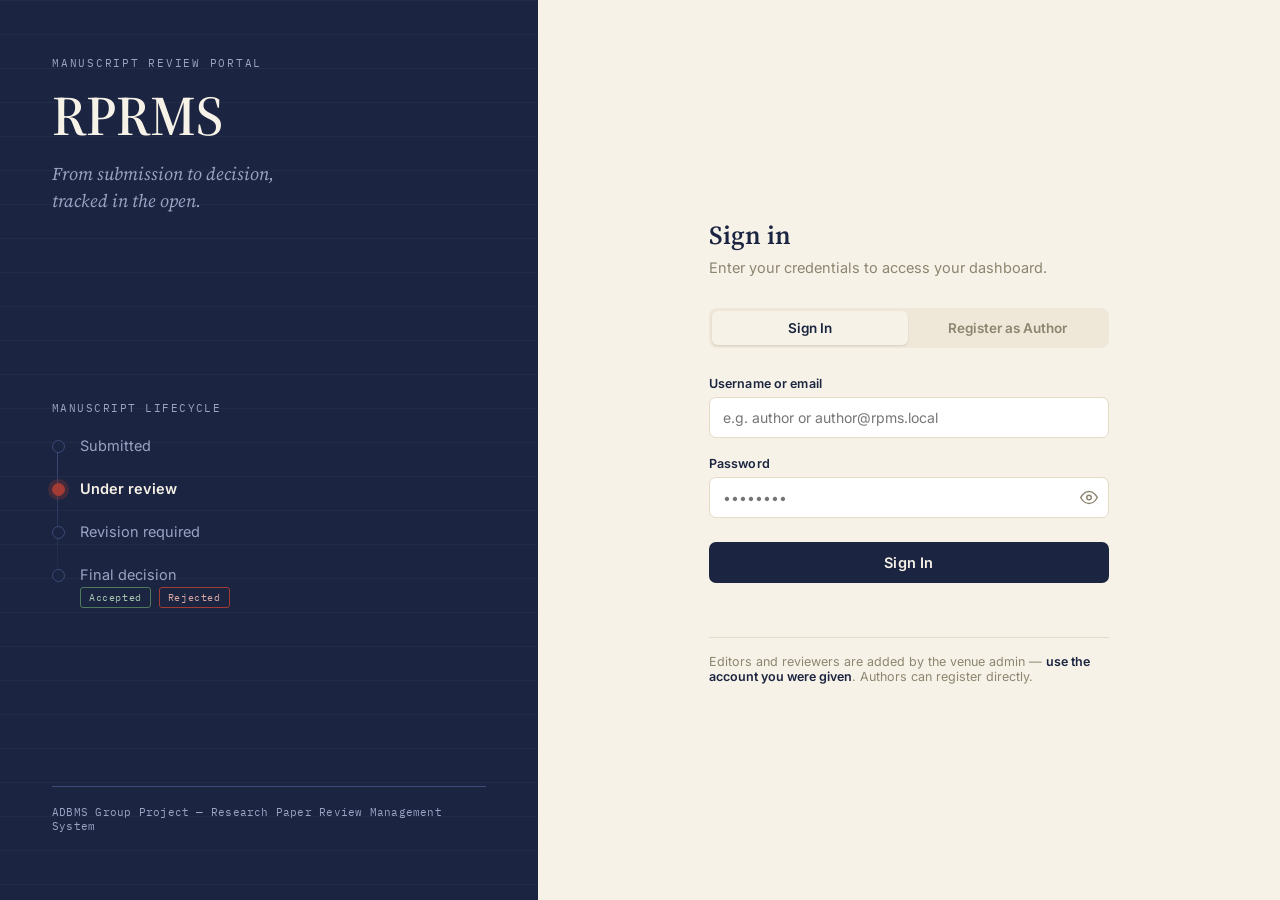
<file: index.html>
<!DOCTYPE html>
<html lang="en">
<head>
<meta charset="UTF-8">
<meta name="viewport" content="width=device-width, initial-scale=1">
<title>RPRMS — Research Paper Review Management System</title>
<link rel="preconnect" href="https://fonts.googleapis.com">
<link href="https://fonts.googleapis.com/css2?family=Source+Serif+4:opsz,wght@8..60,500;8..60,600&family=Inter:wght@400;500;600&family=IBM+Plex+Mono:wght@400;500&display=swap" rel="stylesheet">
<link rel="stylesheet" href="css/style.css">
</head>
<body>

<div class="shell">

  <!-- Left: masthead + status ladder -->
  <aside class="masthead">
    <div class="brand">
      <p class="brand-eyebrow">Manuscript Review Portal</p>
      <h1 class="brand-word">RPRMS</h1>
      <p class="brand-tagline">From submission to decision, tracked in the open.</p>
    </div>

    <div class="ladder">
      <p class="ladder-title">Manuscript lifecycle</p>
      <div class="ladder-track">
        <div class="ladder-step">Submitted</div>
        <div class="ladder-step is-current">Under review</div>
        <div class="ladder-step">Revision required</div>
        <div class="ladder-step">
          Final decision
          <div class="ladder-branch">
            <span class="ladder-tag accept">Accepted</span>
            <span class="ladder-tag reject">Rejected</span>
          </div>
        </div>
      </div>
    </div>

    <p class="masthead-foot">ADBMS Group Project — Research Paper Review Management System</p>
  </aside>

  <!-- Right: login / register -->
  <main class="form-panel">
    <div class="form-card">

      <div class="form-head">
        <h1 id="formTitle">Sign in</h1>
        <p id="formSub">Enter your credentials to access your dashboard.</p>
      </div>

      <div class="tabs">
        <button class="tab-btn active" data-tab="login">Sign In</button>
        <button class="tab-btn" data-tab="register">Register as Author</button>
      </div>

      <!-- Sign in -->
      <div class="pane active" id="pane-login">
        <!-- Error / Success Alert Box -->
        <div class="auth-alert" id="loginAlert" role="alert" style="display: none;"></div>

        <form id="loginForm" method="post">
          <div class="field">
            <label for="loginUser">Username or email</label>
            <input id="loginUser" name="username" type="text" autocomplete="username" placeholder="e.g. author or author@rpms.local" required>
          </div>
          <div class="field">
            <label for="loginPass">Password</label>
            <div class="input-eye-wrap">
              <input id="loginPass" name="password" type="password" autocomplete="current-password" placeholder="••••••••" required>
              <button type="button" class="eye-btn" onclick="togglePasswordVisibility('loginPass', this)" aria-label="Toggle password">
                <!-- eye-open -->
                <svg class="eye-open" xmlns="http://www.w3.org/2000/svg" width="18" height="18" viewBox="0 0 24 24" fill="none" stroke="currentColor" stroke-width="2" stroke-linecap="round" stroke-linejoin="round">
                  <path d="M1 12s4-8 11-8 11 8 11 8-4 8-11 8-11-8-11-8z"></path>
                  <circle cx="12" cy="12" r="3"></circle>
                </svg>
                <!-- eye-closed (hidden by default) -->
                <svg class="eye-closed" xmlns="http://www.w3.org/2000/svg" width="18" height="18" viewBox="0 0 24 24" fill="none" stroke="currentColor" stroke-width="2" stroke-linecap="round" stroke-linejoin="round" style="display:none">
                  <path d="M17.94 17.94A10.07 10.07 0 0 1 12 20c-7 0-11-8-11-8a18.45 18.45 0 0 1 5.06-5.94M9.9 4.24A9.12 9.12 0 0 1 12 4c7 0 11 8 11 8a18.5 18.5 0 0 1-2.16 3.19m-6.72-1.07a3 3 0 1 1-4.24-4.24"></path>
                  <line x1="1" y1="1" x2="23" y2="23"></line>
                </svg>
              </button>
            </div>
          </div>
          <button class="btn-primary" type="submit" id="loginSubmitBtn">Sign In</button>
          <div class="form-msg" id="loginMsg"></div>
        </form>
        <div class="form-foot">
          Editors and reviewers are added by the venue admin — <strong>use the account you were given</strong>. Authors can register directly.
        </div>
      </div>

      <!-- Register (Author) -->
      <div class="pane" id="pane-register">
        <!-- Error / Success Alert Box -->
        <div class="auth-alert" id="registerAlert" role="alert" style="display: none;"></div>

        <form id="registerForm" method="post">
          <div class="field">
            <label for="regName">Full name</label>
            <input id="regName" name="name" type="text" required>
          </div>
          <div class="field">
            <label for="regEmail">Email</label>
            <input id="regEmail" name="email" type="email" required>
          </div>
          <div class="field">
            <label for="regAffil">Affiliation</label>
            <input id="regAffil" name="affiliation" type="text" placeholder="University or institution">
          </div>
          <div class="field">
            <label for="regUser">Username</label>
            <input id="regUser" name="username" type="text" autocomplete="username" required>
          </div>
          <div class="field-row">
            <div class="field">
              <label for="regPass">Password</label>
              <div class="input-eye-wrap">
                <input id="regPass" name="password" type="password" autocomplete="new-password" required>
                <button type="button" class="eye-btn" onclick="togglePasswordVisibility('regPass', this)" aria-label="Toggle password">
                  <svg class="eye-open" xmlns="http://www.w3.org/2000/svg" width="18" height="18" viewBox="0 0 24 24" fill="none" stroke="currentColor" stroke-width="2" stroke-linecap="round" stroke-linejoin="round">
                    <path d="M1 12s4-8 11-8 11 8 11 8-4 8-11 8-11-8-11-8z"></path>
                    <circle cx="12" cy="12" r="3"></circle>
                  </svg>
                  <svg class="eye-closed" xmlns="http://www.w3.org/2000/svg" width="18" height="18" viewBox="0 0 24 24" fill="none" stroke="currentColor" stroke-width="2" stroke-linecap="round" stroke-linejoin="round" style="display:none">
                    <path d="M17.94 17.94A10.07 10.07 0 0 1 12 20c-7 0-11-8-11-8a18.45 18.45 0 0 1 5.06-5.94M9.9 4.24A9.12 9.12 0 0 1 12 4c7 0 11 8 11 8a18.5 18.5 0 0 1-2.16 3.19m-6.72-1.07a3 3 0 1 1-4.24-4.24"></path>
                    <line x1="1" y1="1" x2="23" y2="23"></line>
                  </svg>
                </button>
              </div>
              <!-- Password strength meter -->
              <div class="strength-meter" id="passStrengthMeter" style="margin-top: 6px; display: none;">
                <div style="height: 4px; background: #e0e0e0; border-radius: 2px; overflow: hidden;">
                  <div id="strengthBar" style="height: 100%; width: 0%; transition: all 0.3s; background: red;"></div>
                </div>
                <div id="strengthLabel" style="font-size: 11px; margin-top: 3px; font-weight: 500; color: var(--muted);"></div>
              </div>
            </div>
            <div class="field">
              <label for="regPass2">Confirm password</label>
              <div class="input-eye-wrap">
                <input id="regPass2" name="password2" type="password" autocomplete="new-password" required>
                <button type="button" class="eye-btn" onclick="togglePasswordVisibility('regPass2', this)" aria-label="Toggle password">
                  <svg class="eye-open" xmlns="http://www.w3.org/2000/svg" width="18" height="18" viewBox="0 0 24 24" fill="none" stroke="currentColor" stroke-width="2" stroke-linecap="round" stroke-linejoin="round">
                    <path d="M1 12s4-8 11-8 11 8 11 8-4 8-11 8-11-8-11-8z"></path>
                    <circle cx="12" cy="12" r="3"></circle>
                  </svg>
                  <svg class="eye-closed" xmlns="http://www.w3.org/2000/svg" width="18" height="18" viewBox="0 0 24 24" fill="none" stroke="currentColor" stroke-width="2" stroke-linecap="round" stroke-linejoin="round" style="display:none">
                    <path d="M17.94 17.94A10.07 10.07 0 0 1 12 20c-7 0-11-8-11-8a18.45 18.45 0 0 1 5.06-5.94M9.9 4.24A9.12 9.12 0 0 1 12 4c7 0 11 8 11 8a18.5 18.5 0 0 1-2.16 3.19m-6.72-1.07a3 3 0 1 1-4.24-4.24"></path>
                    <line x1="1" y1="1" x2="23" y2="23"></line>
                  </svg>
                </button>
              </div>
              <div id="passMatchLabel" style="font-size: 11px; margin-top: 3px; font-weight: 500;"></div>
            </div>
          </div>
          <button class="btn-primary" type="submit">Create Author Account</button>
          <div class="form-msg" id="registerMsg"></div>
        </form>
      </div>

    </div>
  </main>

</div>

<script src="js/auth.js"></script>
</body>
</html>
</file>
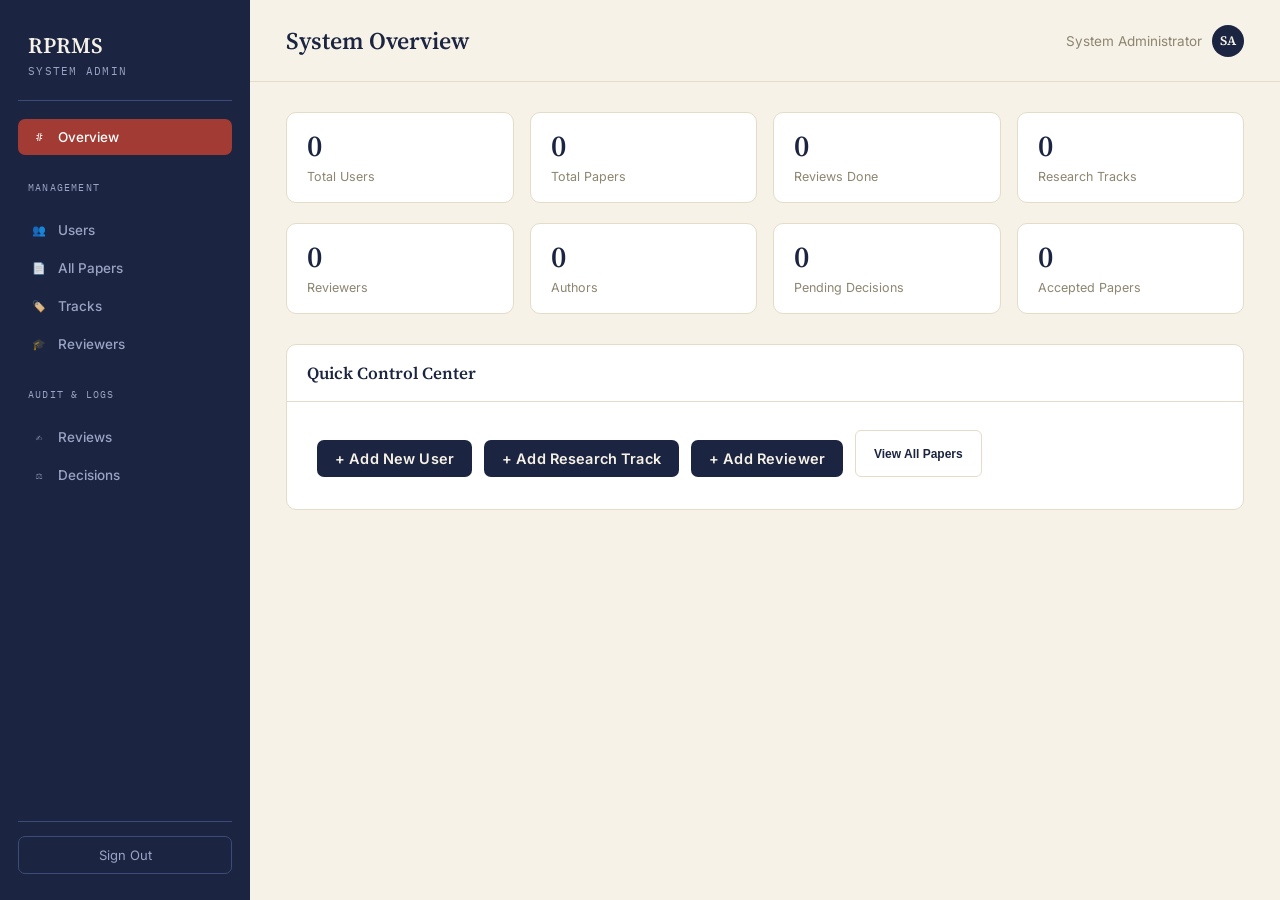
<file: admin.html>
<!DOCTYPE html>
<html lang="en">
<head>
<meta charset="UTF-8">
<meta name="viewport" content="width=device-width, initial-scale=1">
<title>Admin Portal — RPRMS</title>
<link rel="preconnect" href="https://fonts.googleapis.com">
<link href="https://fonts.googleapis.com/css2?family=Source+Serif+4:opsz,wght@8..60,500;8..60,600&family=Inter:wght@400;500;600&family=IBM+Plex+Mono:wght@400;500&display=swap" rel="stylesheet">
<link rel="stylesheet" href="css/style.css">
</head>
<body data-role="admin">

<div class="dash-shell">

  <!-- Sidebar -->
  <aside class="sidebar">
    <div class="sb-brand">
      <p class="sb-brand-word">RPRMS</p>
      <p class="sb-brand-role">System Admin</p>
    </div>

    <nav class="sb-nav">
      <button class="sb-link active" data-page="overview" data-title="System Overview"><span class="sb-icon">#</span>Overview</button>
      <p class="sb-section-label">Management</p>
      <button class="sb-link" data-page="users" data-title="User Accounts"><span class="sb-icon">👥</span>Users</button>
      <button class="sb-link" data-page="papers" data-title="Manage Papers"><span class="sb-icon">📄</span>All Papers</button>
      <button class="sb-link" data-page="tracks" data-title="Manage Tracks"><span class="sb-icon">🏷️</span>Tracks</button>
      <button class="sb-link" data-page="reviewers" data-title="Reviewer Pool"><span class="sb-icon">🎓</span>Reviewers</button>
      <p class="sb-section-label">Audit & Logs</p>
      <button class="sb-link" data-page="reviews" data-title="All Reviews"><span class="sb-icon">✍️</span>Reviews</button>
      <button class="sb-link" data-page="decisions" data-title="Final Decisions"><span class="sb-icon">⚖️</span>Decisions</button>
    </nav>

    <div class="sb-foot">
      <button class="sb-signout">Sign Out</button>
    </div>
  </aside>

  <!-- Main -->
  <main class="dash-main">
    <div class="topbar">
      <h1 id="pageTitle">System Overview</h1>
      <div class="topbar-user">
        <span>System Administrator</span>
        <div class="avatar">SA</div>
      </div>
    </div>

    <div class="dash-content">

      <!-- ================= OVERVIEW PAGE ================= -->
      <section class="dash-page active" id="page-overview">
        <div class="stat-grid">
          <div class="stat-card">
            <div class="stat-num" id="statUsers">0</div>
            <div class="stat-label">Total Users</div>
          </div>
          <div class="stat-card">
            <div class="stat-num" id="statPapers">0</div>
            <div class="stat-label">Total Papers</div>
          </div>
          <div class="stat-card">
            <div class="stat-num" id="statReviews">0</div>
            <div class="stat-label">Reviews Done</div>
          </div>
          <div class="stat-card">
            <div class="stat-num" id="statTracks">0</div>
            <div class="stat-label">Research Tracks</div>
          </div>
        </div>

        <div class="stat-grid" style="margin-top: -10px;">
          <div class="stat-card">
            <div class="stat-num" id="statReviewers">0</div>
            <div class="stat-label">Reviewers</div>
          </div>
          <div class="stat-card">
            <div class="stat-num" id="statAuthors">0</div>
            <div class="stat-label">Authors</div>
          </div>
          <div class="stat-card">
            <div class="stat-num" id="statPendingDecisions">0</div>
            <div class="stat-label">Pending Decisions</div>
          </div>
          <div class="stat-card">
            <div class="stat-num" id="statAcceptedPapers">0</div>
            <div class="stat-label">Accepted Papers</div>
          </div>
        </div>

        <!-- Quick actions -->
        <div class="panel">
          <div class="panel-head">
            <h2>Quick Control Center</h2>
          </div>
          <div class="panel-body">
            <div style="display: flex; gap: 12px; flex-wrap: wrap;">
              <button class="btn-primary" style="width: auto; padding: 10px 18px;" data-goto="users">+ Add New User</button>
              <button class="btn-primary" style="width: auto; padding: 10px 18px;" data-goto="tracks">+ Add Research Track</button>
              <button class="btn-primary" style="width: auto; padding: 10px 18px;" data-goto="reviewers">+ Add Reviewer</button>
              <button class="btn-ghost" style="width: auto; padding: 10px 18px;" data-goto="papers">View All Papers</button>
            </div>
          </div>
        </div>
      </section>

      <!-- ================= USERS PAGE ================= -->
      <section class="dash-page" id="page-users">
        <!-- Create user form -->
        <div class="panel">
          <div class="panel-head">
            <h2>Create New User Account</h2>
          </div>
          <div class="panel-body">
            <form id="createUserForm">
              <div class="field-row">
                <div class="field">
                  <label for="uFullName">Full Name *</label>
                  <input id="uFullName" name="full_name" type="text" placeholder="e.g. Dr. Alex Morgan" required>
                </div>
                <div class="field">
                  <label for="uEmail">Email Address *</label>
                  <input id="uEmail" name="email" type="email" placeholder="e.g. alex@university.edu" required>
                </div>
              </div>

              <div class="field-row">
                <div class="field">
                  <label for="uUsername">Username *</label>
                  <input id="uUsername" name="username" type="text" placeholder="e.g. amorgan" required>
                </div>
                <div class="field">
                  <label for="uPassword">Password *</label>
                  <input id="uPassword" name="password" type="text" placeholder="e.g. password123" required>
                </div>
              </div>

              <div class="field">
                <label for="uRole">Account Role *</label>
                <select id="uRole" name="role" required>
                  <option value="author">Author (Submits papers)</option>
                  <option value="reviewer">Reviewer (Evaluates manuscripts)</option>
                  <option value="editor">Editor (Assigns reviewers & makes decisions)</option>
                  <option value="admin">Admin (Full system control)</option>
                </select>
              </div>

              <button class="btn-primary" style="width: auto; padding: 11px 24px;" type="submit">Create User Account</button>
              <div class="form-msg" id="createUserMsg"></div>
            </form>
          </div>
        </div>

        <!-- Users Table -->
        <div class="panel">
          <div class="panel-head">
            <h2>Registered Users (<span id="userCount">0</span>)</h2>
            <button class="btn-ghost" id="refreshUsersBtn">Refresh</button>
          </div>
          <table class="data-table">
            <thead>
              <tr>
                <th>ID</th>
                <th>Username</th>
                <th>Full Name</th>
                <th>Email</th>
                <th>Role</th>
                <th>Role ID</th>
                <th>Created</th>
                <th>Action</th>
              </tr>
            </thead>
            <tbody id="usersTableBody">
              <tr><td colspan="8">Loading users...</td></tr>
            </tbody>
          </table>
        </div>
      </section>

      <!-- ================= PAPERS PAGE ================= -->
      <section class="dash-page" id="page-papers">
        <div class="panel">
          <div class="panel-head">
            <h2>All Submitted Papers (<span id="paperCount">0</span>)</h2>
            <button class="btn-ghost" id="refreshPapersBtn">Refresh</button>
          </div>
          <table class="data-table">
            <thead>
              <tr>
                <th>ID</th>
                <th>Title</th>
                <th>Author</th>
                <th>Track</th>
                <th>Pages</th>
                <th>Status</th>
                <th>Assigned Reviews</th>
                <th>Change Status</th>
                <th>Action</th>
              </tr>
            </thead>
            <tbody id="adminPapersTableBody">
              <tr><td colspan="9">Loading papers...</td></tr>
            </tbody>
          </table>
        </div>
      </section>

      <!-- ================= TRACKS PAGE ================= -->
      <section class="dash-page" id="page-tracks">
        <div class="panel">
          <div class="panel-head">
            <h2>Add Research Track</h2>
          </div>
          <div class="panel-body">
            <form id="createTrackForm">
              <div class="field-row" style="align-items: flex-end;">
                <div class="field" style="margin-bottom: 0;">
                  <label for="trackName">Track Name *</label>
                  <input id="trackName" name="track_name" type="text" placeholder="e.g. Quantum Computing" required>
                </div>
                <button class="btn-primary" style="width: auto; padding: 11px 24px; height: 43px;" type="submit">Add Track</button>
              </div>
              <div class="form-msg" id="createTrackMsg"></div>
            </form>
          </div>
        </div>

        <div class="panel">
          <div class="panel-head">
            <h2>Existing Tracks</h2>
            <button class="btn-ghost" id="refreshTracksBtn">Refresh</button>
          </div>
          <table class="data-table">
            <thead>
              <tr>
                <th>Track ID</th>
                <th>Track Name</th>
                <th>Papers in Track</th>
                <th>Action</th>
              </tr>
            </thead>
            <tbody id="tracksTableBody">
              <tr><td colspan="4">Loading tracks...</td></tr>
            </tbody>
          </table>
        </div>
      </section>

      <!-- ================= REVIEWERS PAGE ================= -->
      <section class="dash-page" id="page-reviewers">
        <div class="panel">
          <div class="panel-head">
            <h2>Add Reviewer to Pool</h2>
          </div>
          <div class="panel-body">
            <form id="createReviewerForm">
              <div class="field-row">
                <div class="field">
                  <label for="revName">Reviewer Name *</label>
                  <input id="revName" name="name" type="text" placeholder="e.g. Prof. Alan Turing" required>
                </div>
                <div class="field">
                  <label for="revEmail">Email *</label>
                  <input id="revEmail" name="email" type="email" placeholder="e.g. turing@cambridge.edu" required>
                </div>
              </div>
              <div class="field">
                <label for="revExp">Expertise / Domain *</label>
                <input id="revExp" name="expertise" type="text" placeholder="e.g. Cryptography, Distributed Systems, AI" required>
              </div>
              <button class="btn-primary" style="width: auto; padding: 11px 24px;" type="submit">Add Reviewer</button>
              <div class="form-msg" id="createReviewerMsg"></div>
            </form>
          </div>
        </div>

        <div class="panel">
          <div class="panel-head">
            <h2>Reviewer Directory</h2>
            <button class="btn-ghost" id="refreshReviewersBtn">Refresh</button>
          </div>
          <table class="data-table">
            <thead>
              <tr>
                <th>ID</th>
                <th>Name</th>
                <th>Email</th>
                <th>Expertise</th>
                <th>Active Assignments</th>
                <th>Action</th>
              </tr>
            </thead>
            <tbody id="adminReviewersTableBody">
              <tr><td colspan="6">Loading reviewers...</td></tr>
            </tbody>
          </table>
        </div>
      </section>

      <!-- ================= REVIEWS PAGE ================= -->
      <section class="dash-page" id="page-reviews">
        <div class="panel">
          <div class="panel-head">
            <h2>Submitted Manuscript Reviews</h2>
            <button class="btn-ghost" id="refreshReviewsBtn">Refresh</button>
          </div>
          <table class="data-table">
            <thead>
              <tr>
                <th>Review ID</th>
                <th>Paper</th>
                <th>Reviewer</th>
                <th>Score</th>
                <th>Recommendation</th>
                <th>Comments</th>
                <th>Date</th>
              </tr>
            </thead>
            <tbody id="adminReviewsTableBody">
              <tr><td colspan="7">Loading reviews...</td></tr>
            </tbody>
          </table>
        </div>
      </section>

      <!-- ================= DECISIONS PAGE ================= -->
      <section class="dash-page" id="page-decisions">
        <div class="panel">
          <div class="panel-head">
            <h2>Final Editorial Decisions</h2>
            <button class="btn-ghost" id="refreshDecisionsBtn">Refresh</button>
          </div>
          <table class="data-table">
            <thead>
              <tr>
                <th>Decision ID</th>
                <th>Paper</th>
                <th>Final Status</th>
                <th>Decision Date</th>
                <th>Remarks</th>
                <th>Editor ID</th>
              </tr>
            </thead>
            <tbody id="adminDecisionsTableBody">
              <tr><td colspan="6">Loading decisions...</td></tr>
            </tbody>
          </table>
        </div>
      </section>

    </div>
  </main>

</div>

<script src="js/dashboard.js"></script>
<script src="js/admin.js"></script>
</body>
</html>
</file>
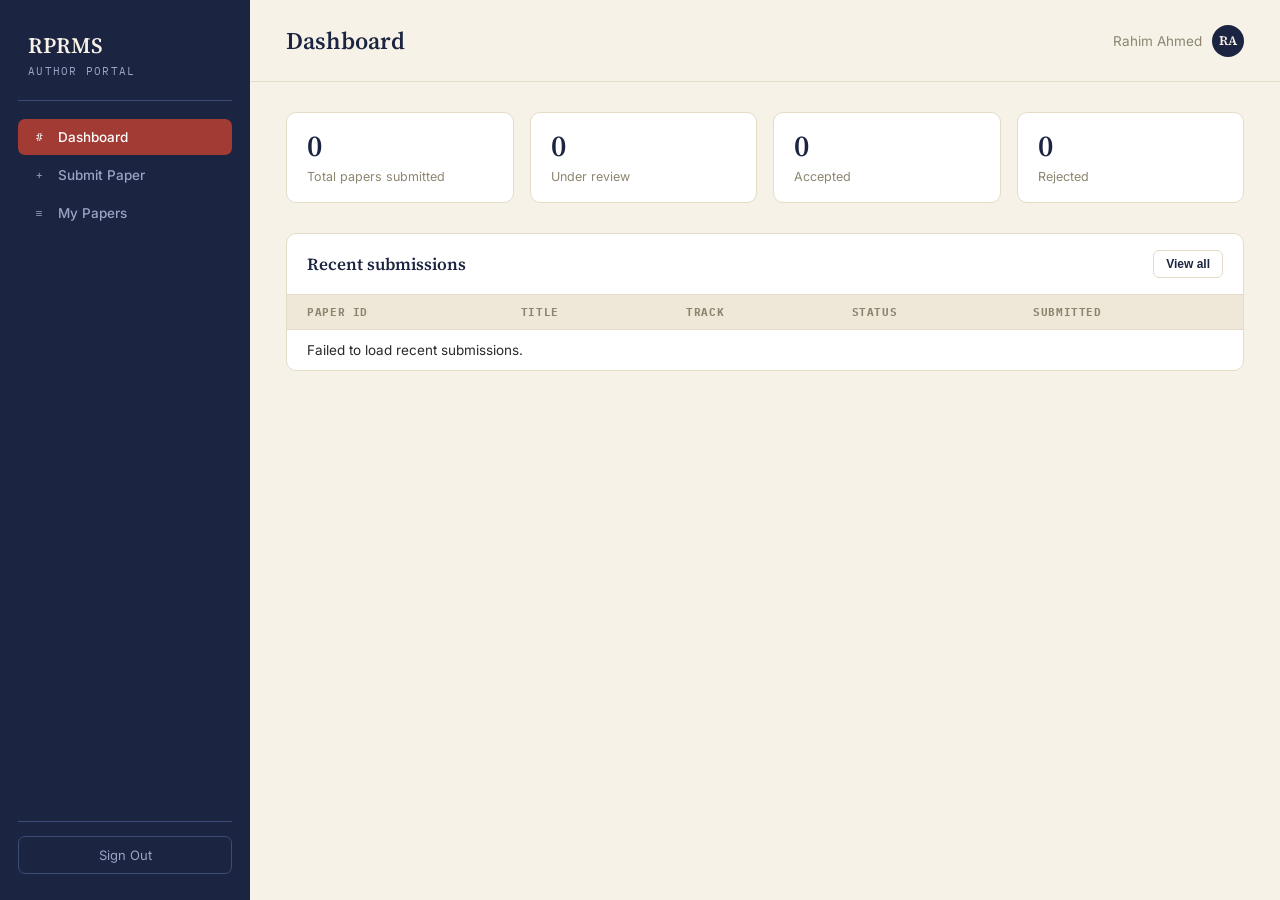
<file: author.html>
<!DOCTYPE html>
<html lang="en">
<head>
<meta charset="UTF-8">
<meta name="viewport" content="width=device-width, initial-scale=1">
<title>Author Dashboard — RPRMS</title>

<link rel="preconnect" href="https://fonts.googleapis.com">
<link href="https://fonts.googleapis.com/css2?family=Source+Serif+4:opsz,wght@8..60,500;8..60,600&family=Inter:wght@400;500;600&family=IBM+Plex+Mono:wght@400;500&display=swap" rel="stylesheet">

<link rel="stylesheet" href="css/style.css">
</head>

<body data-role="author">

<div class="dash-shell">

  <!-- Sidebar -->
  <aside class="sidebar">

    <div class="sb-brand">
      <p class="sb-brand-word">RPRMS</p>
      <p class="sb-brand-role">Author Portal</p>
    </div>

    <nav class="sb-nav">

      <button class="sb-link active"
              data-page="dashboard"
              data-title="Dashboard">
        <span class="sb-icon">#</span>Dashboard
      </button>

      <button class="sb-link"
              data-page="submit"
              data-title="Submit Paper">
        <span class="sb-icon">+</span>Submit Paper
      </button>

      <button class="sb-link"
              data-page="papers"
              data-title="My Papers">
        <span class="sb-icon">≡</span>My Papers
      </button>

    </nav>

    <div class="sb-foot">
      <button class="sb-signout">Sign Out</button>
    </div>

  </aside>


  <!-- Main -->
  <main class="dash-main">

    <div class="topbar">

      <h1 id="pageTitle">Dashboard</h1>

      <div class="topbar-user">
        <span>Rahim Ahmed</span>
        <div class="avatar">RA</div>
      </div>

    </div>


    <div class="dash-content">


      <!-- ================= DASHBOARD ================= -->

      <section class="dash-page active" id="page-dashboard">

        <div class="stat-grid">

          <div class="stat-card">
            <div class="stat-num" id="totalPapers">0</div>
            <div class="stat-label">Total papers submitted</div>
          </div>

          <div class="stat-card">
            <div class="stat-num" id="underReviewPapers">0</div>
            <div class="stat-label">Under review</div>
          </div>

          <div class="stat-card">
            <div class="stat-num" id="acceptedPapers">0</div>
            <div class="stat-label">Accepted</div>
          </div>

          <div class="stat-card">
            <div class="stat-num" id="rejectedPapers">0</div>
            <div class="stat-label">Rejected</div>
          </div>

        </div>


        <div class="panel">

          <div class="panel-head">

            <h2>Recent submissions</h2>

            <button class="btn-ghost" data-goto="papers">
              View all
            </button>

          </div>


          <table class="data-table">

            <thead>
              <tr>
                <th>Paper ID</th>
                <th>Title</th>
                <th>Track</th>
                <th>Status</th>
                <th>Submitted</th>
              </tr>
            </thead>

            <tbody id="recentSubmissionsBody">

              <tr>
                <td colspan="5">Loading...</td>
              </tr>

            </tbody>

          </table>

        </div>

      </section>



      <!-- ================= SUBMIT PAPER ================= -->

      <section class="dash-page" id="page-submit">

        <div class="panel">

          <div class="panel-head">
            <h2>Submit a new paper</h2>
          </div>

          <div class="panel-body">

            <form id="submitPaperForm"
                  data-mock-submit="author.php?action=submit_paper">

              <div class="field">

                <label for="pTitle">Title</label>

                <input
                  id="pTitle"
                  name="title"
                  type="text"
                  required>

              </div>


              <div class="field">

                <label for="pAbstract">Abstract</label>

                <input
                  id="pAbstract"
                  name="abstract"
                  type="text"
                  placeholder="Short summary of the paper"
                  required>

              </div>


              <div class="field-row">

                <div class="field">

                  <label for="pTrack">Track</label>

                  <select
                    id="pTrack"
                    name="track_id"
                    required>

                    <option value="">Select a track</option>

                    <option value="1">
                      Artificial Intelligence
                    </option>

                    <option value="2">
                      Machine Learning
                    </option>

                    <option value="3">
                      Data Science
                    </option>

                    <option value="4">
                      Cyber Security
                    </option>

                    <option value="5">
                      Cloud Computing
                    </option>

                  </select>

                </div>


                <div class="field">

                  <label for="pPages">Page count</label>

                  <input
                    id="pPages"
                    name="page_count"
                    type="number"
                    min="1"
                    required>

                </div>

              </div>
              <div class="field">
                <label for="pDocument">Paper Document (optional)</label>

                <input
                  id="pDocument"
                  name="paper_document"
                  type="file"
                  accept=".pdf,.docx">

                <p class="hint">
                  Upload your research paper in PDF or DOCX format.
                  Maximum file size: 10 MB.
                </p>
              </div>

              <div class="field">

                <label for="pCoauthors">
                  Co-authors (optional)
                </label>

                <input
                  id="pCoauthors"
                  name="coauthors"
                  type="text"
                  placeholder="Comma-separated names or emails">

                <p class="hint">
                  Matches the many-to-many Writes relationship —
                  each name becomes a row in Paper_Author.
                </p>

              </div>


              <button
                class="btn-primary"
                type="submit">
                Submit Paper
              </button>

              <div class="form-msg"></div>

            </form>

          </div>

        </div>

      </section>



      <!-- ================= MY PAPERS ================= -->

      <section class="dash-page" id="page-papers">

        <div class="panel">

          <div class="panel-head">
            <h2>All my papers</h2>
          </div>


          <table class="data-table">

            <thead>

              <tr>
                <th>Paper ID</th>
                <th>Title</th>
                <th>Track</th>
                <th>Status</th>
                <th>Submitted</th>
              </tr>

            </thead>


            <tbody id="myPapersBody">

              <tr>
                <td colspan="5">
                  Loading...
                </td>
              </tr>

            </tbody>

          </table>

        </div>

      </section>


    </div>

  </main>

</div>


<script src="js/dashboard.js"></script>

</body>
</html>
</file>
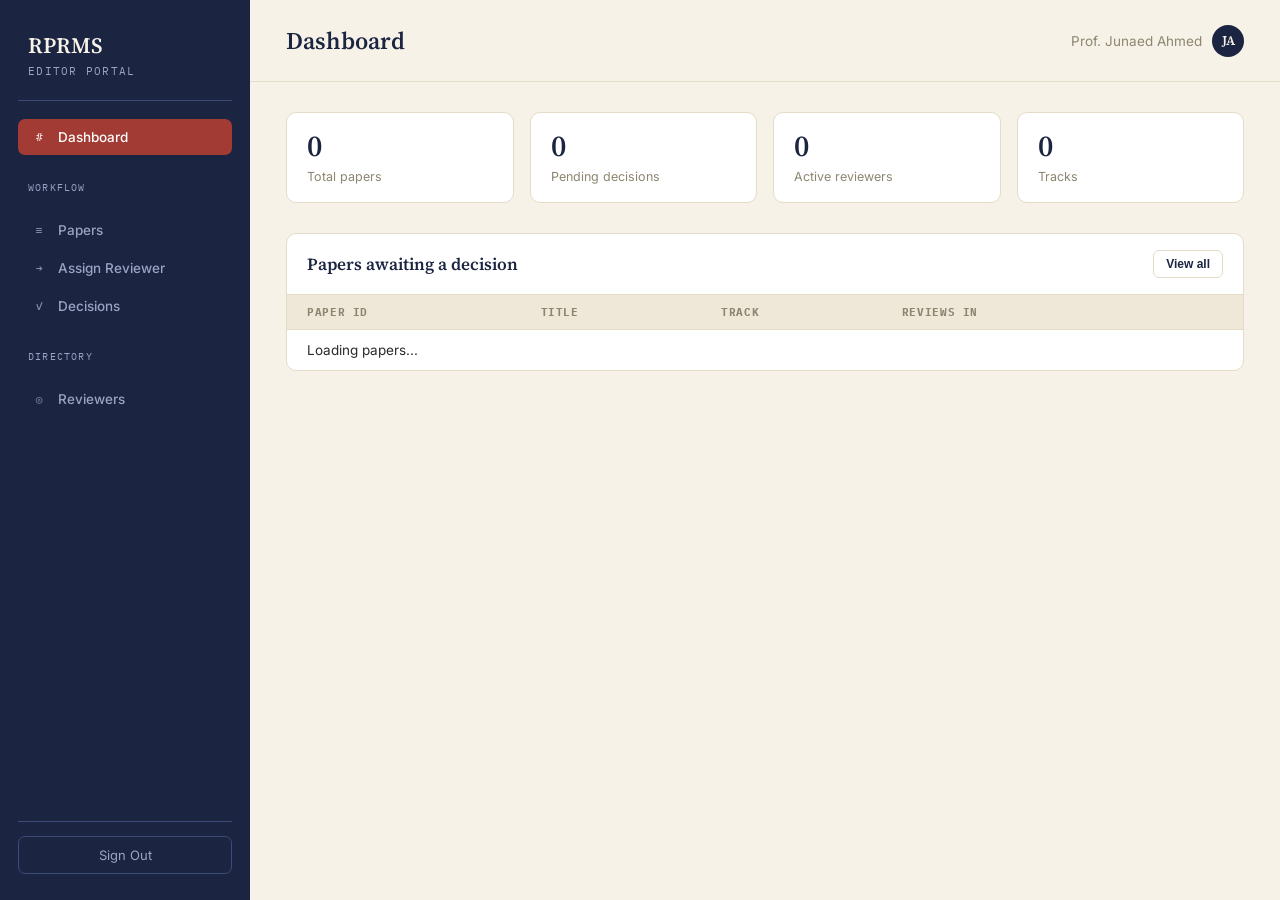
<file: editor.html>
<!DOCTYPE html>
<html lang="en">
<head>
<meta charset="UTF-8">
<meta name="viewport" content="width=device-width, initial-scale=1">
<title>Editor Dashboard — RPRMS</title>
<link rel="preconnect" href="https://fonts.googleapis.com">
<link href="https://fonts.googleapis.com/css2?family=Source+Serif+4:opsz,wght@8..60,500;8..60,600&family=Inter:wght@400;500;600&family=IBM+Plex+Mono:wght@400;500&display=swap" rel="stylesheet">
<link rel="stylesheet" href="css/style.css">
</head>
<body data-role="editor">

<div class="dash-shell">

  <!-- Sidebar -->
  <aside class="sidebar">
    <div class="sb-brand">
      <p class="sb-brand-word">RPRMS</p>
      <p class="sb-brand-role">Editor Portal</p>
    </div>

    <nav class="sb-nav">
      <button class="sb-link active" data-page="dashboard" data-title="Dashboard"><span class="sb-icon">#</span>Dashboard</button>
      <p class="sb-section-label">Workflow</p>
      <button class="sb-link" data-page="papers" data-title="Papers"><span class="sb-icon">≡</span>Papers</button>
      <button class="sb-link" data-page="assign" data-title="Assign Reviewer"><span class="sb-icon">→</span>Assign Reviewer</button>
      <button class="sb-link" data-page="decisions" data-title="Decisions"><span class="sb-icon">✓</span>Decisions</button>
      <p class="sb-section-label">Directory</p>
      <button class="sb-link" data-page="reviewers" data-title="Reviewers"><span class="sb-icon">◎</span>Reviewers</button>
    </nav>

    <div class="sb-foot">
      <button class="sb-signout">Sign Out</button>
    </div>
  </aside>

  <!-- Main -->
  <main class="dash-main">
    <div class="topbar">
      <h1 id="pageTitle">Dashboard</h1>
      <div class="topbar-user">
        <span>Prof. Junaed Ahmed</span>
        <div class="avatar">JA</div>
      </div>
    </div>

    <div class="dash-content">

      <!-- ================= DASHBOARD ================= -->
      <section class="dash-page active" id="page-dashboard">
        <div class="stat-grid">
          <div class="stat-card">
            <div class="stat-num" id="totalPapers">0</div>
            <div class="stat-label">Total papers</div>
          </div>

          <div class="stat-card">
            <div class="stat-num" id="pendingDecisions">0</div>
            <div class="stat-label">Pending decisions</div>
          </div>

          <div class="stat-card">
            <div class="stat-num" id="activeReviewers">0</div>
            <div class="stat-label">Active reviewers</div>
          </div>

          <div class="stat-card">
            <div class="stat-num" id="totalTracks">0</div>
            <div class="stat-label">Tracks</div>
          </div>
        </div>

        <div class="panel">
          <div class="panel-head">
            <h2>Papers awaiting a decision</h2>
            <button class="btn-ghost" data-goto="decisions">View all</button>
          </div>
          <table class="data-table">
            <thead>
              <tr><th>Paper ID</th><th>Title</th><th>Track</th><th>Reviews in</th><th></th></tr>
            </thead>
            <tbody id="pendingDecisionsTableBody">
              <tr>
                <td colspan="5">Loading papers...</td>
              </tr>
            </tbody>
          </table>
        </div>
      </section>

      <!-- ================= PAPERS ================= -->
      <section class="dash-page" id="page-papers">
        <div class="panel">
          <div class="panel-head"><h2>All submitted papers</h2></div>
          <table class="data-table">
            <thead>
              <tr><th>Paper ID</th><th>Title</th><th>Track</th><th>Status</th><th></th></tr>
            </thead>
            <tbody>
              <tbody id="papersTableBody">
            <tr>
              <td colspan="6">Loading papers...</td>
            </tr>
          </tbody>
          </tbody>
          </table>
        </div>
      </section>

      <!-- ================= ASSIGN REVIEWER ================= -->
      <section class="dash-page" id="page-assign">
        <div class="panel">
          <div class="panel-head"><h2>Assign a reviewer</h2></div>
          <div class="panel-body">
            <form id="assignForm" data-mock-submit="editor.php?action=assign_reviewer">
              <div class="field">
                <label for="aPaper">Paper</label>
                <select id="aPaper" name="paper_id" required>
                <option value="">Loading papers...</option>
              </select>
              </div>
              <div class="field">
                <label for="aReviewer">Reviewer</label>
                <select id="aReviewer" name="reviewer_id" required>
                <option value="">Loading reviewers...</option>
              </select>
              </div>
              <div class="field">
                <label for="aDate">Assignment date</label>
                <input id="aDate" name="assignment_date" type="date" data-default-today required>
              </div>
              <button class="btn-primary" type="submit">Assign Reviewer</button>
              <div class="form-msg"></div>
            </form>
          </div>
        </div>
      </section>

      <!-- ================= DECISIONS ================= -->

          <section class="dash-page" id="page-decisions">

            <!-- Recorded Decisions -->
            <div class="panel">
              <div class="panel-head">
                <h2>Recorded decisions</h2>
              </div>

              <table class="data-table">
                <thead>
                  <tr>
                    <th>Decision ID</th>
                    <th>Paper ID</th>
                    <th>Title</th>
                    <th>Final Status</th>
                    <th>Decision Date</th>
                    <th>Remarks</th>
                  </tr>
                </thead>

                <tbody id="decisionsTableBody">
                  <tr>
                    <td colspan="6">Loading decisions...</td>
                  </tr>
                </tbody>
              </table>
            </div>


            <!-- Record Final Decision -->
            <div class="panel">
              <div class="panel-head">
                <h2>Record final decision</h2>
              </div>
              <div class="panel-body">
                <form id="decisionForm">
                  <div class="field">
                    <label for="dPaper">Paper</label>
                    <select
                      id="dPaper"
                      name="paper_id"
                      required
                    >
                      <option value="">
                        Loading papers...
                      </option>
                    </select>
                  </div>

                  <!-- Status + Date -->
                  <div class="field-row">
                    <div class="field">
                      <label for="dStatus">
                        Final status
                      </label>
                      <select
                        id="dStatus"
                        name="final_status"
                        required
                      >
                        <option value="">
                          Select
                        </option>
                        <option value="Accepted">
                          Accepted
                        </option>
                        <option value="Rejected">
                          Rejected
                        </option>
                        <option value="Minor Revision">
                          Minor Revision
                        </option>
                        <option value="Major Revision">
                          Major Revision
                        </option>
                      </select>
                    </div>

                    <div class="field">
                      <label for="dDate">
                        Decision date
                      </label>
                      <input
                        id="dDate"
                        name="decision_date"
                        type="date"
                        data-default-today
                        required
                      >
                    </div>
                  </div>

                  <!-- Remarks -->
                  <div class="field">
                    <label for="dRemarks">
                      Remarks
                    </label>
                    <input
                      id="dRemarks"
                      name="remarks"
                      type="text"
                      maxlength="300"
                      placeholder="Summary shown to the author"
                      required
                    >
                  </div>

                  <button
                    id="recordDecisionBtn"
                    class="btn-primary"
                    type="button"
                  >
                    Record Decision
                  </button>

                  <div class="form-msg"></div>
                </form>
              </div>
            </div>

          </section>

      <!-- ================= REVIEWERS ================= -->
      <section class="dash-page" id="page-reviewers">
        <div class="panel">
          <div class="panel-head"><h2>Reviewer directory</h2></div>
          <table class="data-table">
            <thead>
              <tr><th>Reviewer ID</th><th>Name</th><th>Email</th><th>Expertise</th><th>Active assignments</th></tr>
            </thead>
            <tbody id="reviewersTableBody">
              <tr><td colspan="5">Loading reviewers...</td></tr>
            </tbody>
          </table>
        </div>
      </section>

    </div>
  </main>

</div>

<script src="js/dashboard.js"></script>
<script src="js/editor.js"></script>
</body>
</html>
</file>
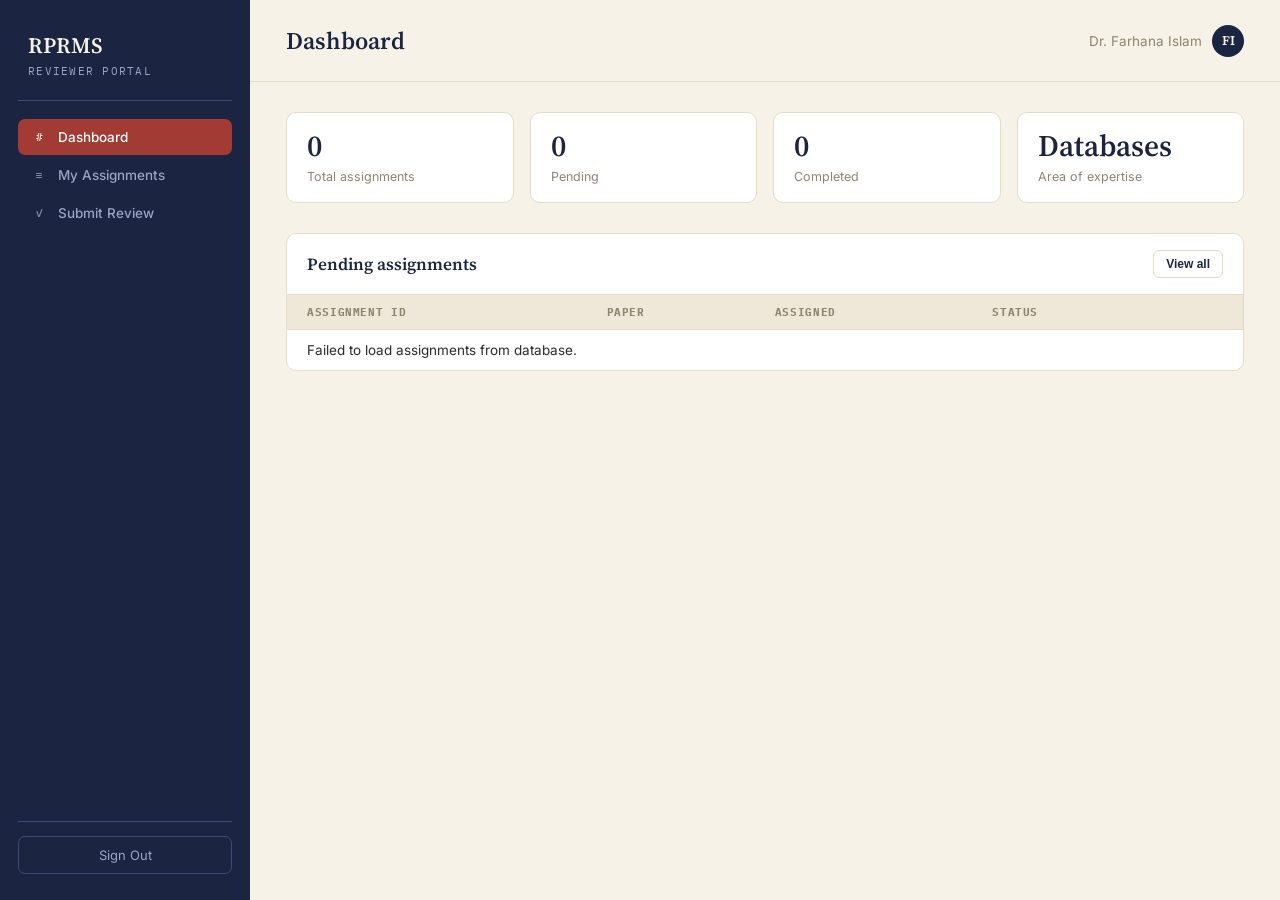
<file: reviewer.html>
<!DOCTYPE html>
<html lang="en">

<head>
<meta charset="UTF-8">
<meta name="viewport" content="width=device-width, initial-scale=1">

<title>Reviewer Dashboard — RPRMS</title>

<link rel="preconnect" href="https://fonts.googleapis.com">

<link href="https://fonts.googleapis.com/css2?family=Source+Serif+4:opsz,wght@8..60,500;8..60,600&family=Inter:wght@400;500;600&family=IBM+Plex+Mono:wght@400;500&display=swap" rel="stylesheet">

<link rel="stylesheet" href="css/style.css">

</head>


<body data-role="reviewer">


<div class="dash-shell">


  <!-- =====================================================
       SIDEBAR
       ===================================================== -->

  <aside class="sidebar">

    <div class="sb-brand">

      <p class="sb-brand-word">
        RPRMS
      </p>

      <p class="sb-brand-role">
        Reviewer Portal
      </p>

    </div>


    <nav class="sb-nav">

      <button
        class="sb-link active"
        data-page="dashboard"
        data-title="Dashboard">

        <span class="sb-icon">#</span>
        Dashboard

      </button>


      <button
        class="sb-link"
        data-page="assignments"
        data-title="My Assignments">

        <span class="sb-icon">≡</span>
        My Assignments

      </button>


      <button
        class="sb-link"
        data-page="review"
        data-title="Submit Review">

        <span class="sb-icon">✓</span>
        Submit Review

      </button>

    </nav>


    <div class="sb-foot">

      <button class="sb-signout">
        Sign Out
      </button>

    </div>

  </aside>



  <!-- =====================================================
       MAIN
       ===================================================== -->

  <main class="dash-main">


    <!-- TOPBAR -->

    <div class="topbar">

      <h1 id="pageTitle">
        Dashboard
      </h1>


      <div class="topbar-user">

        <span>
          Dr. Farhana Islam
        </span>

        <div class="avatar">
          FI
        </div>

      </div>

    </div>



    <div class="dash-content">



      <!-- =================================================
           DASHBOARD
           ================================================= -->

      <section
        class="dash-page active"
        id="page-dashboard">


        <!-- STATISTICS -->

        <div class="stat-grid">


          <div class="stat-card">

            <div
              class="stat-num"
              id="totalAssignments">

              0

            </div>

            <div class="stat-label">
              Total assignments
            </div>

          </div>



          <div class="stat-card">

            <div
              class="stat-num"
              id="pendingAssignments">

              0

            </div>

            <div class="stat-label">
              Pending
            </div>

          </div>



          <div class="stat-card">

            <div
              class="stat-num"
              id="completedAssignments">

              0

            </div>

            <div class="stat-label">
              Completed
            </div>

          </div>



          <div class="stat-card">

            <div class="stat-num">
              Databases
            </div>

            <div class="stat-label">
              Area of expertise
            </div>

          </div>


        </div>



        <!-- PENDING ASSIGNMENTS -->

        <div class="panel">


          <div class="panel-head">

            <h2>
              Pending assignments
            </h2>


            <button
              class="btn-ghost"
              data-goto="assignments">

              View all

            </button>

          </div>



          <table class="data-table">


            <thead>

              <tr>

                <th>
                  Assignment ID
                </th>

                <th>
                  Paper
                </th>

                <th>
                  Assigned
                </th>

                <th>
                  Status
                </th>

                <th>
                </th>

              </tr>

            </thead>


            <tbody id="pendingAssignmentsBody">

              <!-- Oracle data will be loaded here -->

            </tbody>


          </table>


        </div>


      </section>



      <!-- =================================================
           ALL ASSIGNMENTS
           ================================================= -->

      <section
        class="dash-page"
        id="page-assignments">


        <div class="panel">


          <div class="panel-head">

            <h2>
              All my assignments
            </h2>

          </div>



          <table class="data-table">


            <thead>

              <tr>

                <th>
                  Assignment ID
                </th>

                <th>
                  Paper
                </th>

                <th>
                  Assigned
                </th>

                <th>
                  Status
                </th>

                <th>
                </th>

              </tr>

            </thead>


            <tbody id="allAssignmentsBody">

              <!-- Oracle data will be loaded here -->

            </tbody>


          </table>


        </div>


      </section>



      <!-- =================================================
           SUBMIT REVIEW
           ================================================= -->

      <section
        class="dash-page"
        id="page-review">


        <div class="panel">


          <div class="panel-head">

            <h2>
              Submit a review
            </h2>

          </div>



          <div class="panel-body">


            <form
              id="reviewForm"
              data-mock-submit="reviewer.php?action=submit_review">


              <!-- ASSIGNMENT -->

              <div class="field">


                <label for="rAssignment">

                  Assignment

                </label>


                <select
                  id="rAssignment"
                  name="assignment_id"
                  required>


                  <option value="">

                    Select a pending assignment

                  </option>


                  <!-- JavaScript will load pending assignments -->


                </select>


              </div>



              <!-- SCORE + RECOMMENDATION -->

              <div class="field-row">


                <div class="field">


                  <label for="rScore">

                    Score (1–10)

                  </label>


                  <input
                    id="rScore"
                    name="score"
                    type="number"
                    min="1"
                    max="10"
                    required>


                </div>



                <div class="field">


                  <label for="rRec">

                    Recommendation

                  </label>


                  <select
                    id="rRec"
                    name="recommendation"
                    required>


                    <option value="">
                      Select
                    </option>


                    <option value="Accept">
                      Accept
                    </option>


                    <option value="Minor Revision">
                      Minor Revision
                    </option>


                    <option value="Major Revision">
                      Major Revision
                    </option>


                    <option value="Reject">
                      Reject
                    </option>


                  </select>


                </div>


              </div>



              <!-- COMMENTS -->

              <div class="field">


                <label for="rComments">

                  Comments

                </label>


                <input
                  id="rComments"
                  name="comments"
                  type="text"
                  placeholder="Feedback for the editor and authors"
                  required>


              </div>



              <!-- SUBMIT -->

              <button
                class="btn-primary"
                type="submit">

                Submit Review

              </button>



              <div class="form-msg"></div>


            </form>


          </div>


        </div>


      </section>



    </div>

  </main>


</div>



<script src="js/dashboard.js"></script>

</body>

</html>
</file>
<file: css/style.css>
/* ============================================================
   FOLIO — Research Paper Review Management System
   Design tokens
   ============================================================ */
:root {
  --ink: #1b2440;
  --ink-2: #2d3a5f;
  --ink-3: #3c4b78;
  --paper: #f7f2e7;
  --paper-line: #e4dcc8;
  --paper-2: #efe8d8;
  --crimson: #a23b33;
  --crimson-dark: #832e28;
  --ink-text: #2a2a28;
  --muted: #8c8570;
  --muted-on-ink: #9aa4c4;
  --success: #4f7a5c;

  --font-display: "Source Serif 4", Georgia, "Times New Roman", serif;
  --font-body: "Inter", -apple-system, BlinkMacSystemFont, sans-serif;
  --font-mono: "IBM Plex Mono", ui-monospace, monospace;
}

* { box-sizing: border-box; }

html, body {
  margin: 0;
  padding: 0;
  font-family: var(--font-body);
  color: var(--ink-text);
  background: var(--paper);
  min-height: 100vh;
}

body {
  display: flex;
  min-height: 100vh;
}

a { color: inherit; }

/* ============================================================
   Layout — split screen
   ============================================================ */
.shell {
  display: grid;
  grid-template-columns: minmax(340px, 42%) 1fr;
  width: 100%;
  min-height: 100vh;
}

/* ---------- Left: masthead panel ---------- */
.masthead {
  background: var(--ink);
  color: var(--paper);
  padding: 56px 52px;
  display: flex;
  flex-direction: column;
  justify-content: space-between;
  position: relative;
  overflow: hidden;
}

.masthead::before {
  content: "";
  position: absolute;
  inset: 0;
  background-image:
    repeating-linear-gradient(180deg, rgba(247,242,231,0.035) 0px, rgba(247,242,231,0.035) 1px, transparent 1px, transparent 34px);
  pointer-events: none;
}

.brand {
  position: relative;
  z-index: 1;
}

.brand-eyebrow {
  font-family: var(--font-mono);
  font-size: 11px;
  letter-spacing: 0.16em;
  text-transform: uppercase;
  color: var(--muted-on-ink);
  margin: 0 0 18px;
}

.brand-word {
  font-family: var(--font-display);
  font-size: 56px;
  line-height: 1;
  font-weight: 600;
  letter-spacing: -0.01em;
  margin: 0 0 16px;
}

.brand-tagline {
  font-family: var(--font-display);
  font-style: italic;
  font-size: 18px;
  line-height: 1.5;
  color: var(--muted-on-ink);
  max-width: 30ch;
  margin: 0;
}

/* ---------- Signature element: manuscript status ladder ---------- */
.ladder {
  position: relative;
  z-index: 1;
  margin: 56px 0 0;
}

.ladder-title {
  font-family: var(--font-mono);
  font-size: 10.5px;
  letter-spacing: 0.14em;
  text-transform: uppercase;
  color: var(--muted-on-ink);
  margin: 0 0 22px;
}

.ladder-track {
  position: relative;
  padding-left: 28px;
}

.ladder-track::before {
  content: "";
  position: absolute;
  left: 5px;
  top: 6px;
  bottom: 6px;
  width: 1px;
  background: linear-gradient(180deg, var(--ink-3), transparent 92%);
}

.ladder-step {
  position: relative;
  padding-bottom: 26px;
  font-family: var(--font-body);
  font-size: 14.5px;
  color: var(--muted-on-ink);
}

.ladder-step:last-child { padding-bottom: 0; }

.ladder-step::before {
  content: "";
  position: absolute;
  left: -28px;
  top: 3px;
  width: 11px;
  height: 11px;
  border-radius: 50%;
  background: var(--ink);
  border: 1.5px solid var(--ink-3);
}

.ladder-step.is-current {
  color: var(--paper);
  font-weight: 600;
}

.ladder-step.is-current::before {
  background: var(--crimson);
  border-color: var(--crimson);
  box-shadow: 0 0 0 4px rgba(162, 59, 51, 0.28);
}

.ladder-branch {
  display: flex;
  gap: 8px;
  margin-top: 4px;
}

.ladder-tag {
  font-family: var(--font-mono);
  font-size: 10px;
  letter-spacing: 0.06em;
  padding: 3px 8px;
  border-radius: 3px;
  border: 1px solid var(--ink-3);
  color: var(--muted-on-ink);
}

.ladder-tag.accept {
  border-color: var(--success);
  color: #a8c9b0;
}

.ladder-tag.reject {
  border-color: var(--crimson);
  color: #d9a8a3;
}

.masthead-foot {
  position: relative;
  z-index: 1;
  font-family: var(--font-mono);
  font-size: 11px;
  color: var(--muted-on-ink);
  letter-spacing: 0.02em;
  border-top: 1px solid var(--ink-3);
  padding-top: 18px;
  margin-top: 48px;
}

/* ---------- Right: form panel ---------- */
.form-panel {
  display: flex;
  align-items: center;
  justify-content: center;
  padding: 40px;
}

.form-card {
  width: 100%;
  max-width: 400px;
}

.form-head {
  margin-bottom: 32px;
}

.form-head h1 {
  font-family: var(--font-display);
  font-size: 26px;
  font-weight: 600;
  margin: 0 0 6px;
  color: var(--ink);
}

.form-head p {
  margin: 0;
  color: var(--muted);
  font-size: 14.5px;
}

/* Tabs */
.tabs {
  display: flex;
  gap: 2px;
  background: var(--paper-2);
  border-radius: 8px;
  padding: 3px;
  margin-bottom: 28px;
}

.tab-btn {
  flex: 1;
  border: none;
  background: transparent;
  padding: 9px 0;
  font-family: var(--font-body);
  font-size: 13.5px;
  font-weight: 600;
  color: var(--muted);
  border-radius: 6px;
  cursor: pointer;
  transition: background 0.15s ease, color 0.15s ease;
}

.tab-btn.active {
  background: var(--paper);
  color: var(--ink);
  box-shadow: 0 1px 2px rgba(27, 36, 64, 0.12);
}

.tab-btn:focus-visible,
button:focus-visible,
input:focus-visible {
  outline: 2px solid var(--crimson);
  outline-offset: 2px;
}

/* Panes */
.pane { display: none; }
.pane.active { display: block; }

.field {
  margin-bottom: 18px;
}

.field label {
  display: block;
  font-size: 12.5px;
  font-weight: 600;
  color: var(--ink);
  margin-bottom: 6px;
  letter-spacing: 0.01em;
}

.field input,
.field select {
  width: 100%;
  padding: 11px 13px;
  font-family: var(--font-body);
  font-size: 14px;
  color: var(--ink-text);
  background: #fff;
  border: 1px solid var(--paper-line);
  border-radius: 7px;
  transition: border-color 0.15s ease;
}

/* ── Eye toggle wrapper ── */
.input-eye-wrap {
  position: relative;
  display: block;
}

.input-eye-wrap input {
  padding-right: 44px !important;
  width: 100%;
  box-sizing: border-box;
}

/* Hide Microsoft Edge / IE default eye icon */
input::-ms-reveal,
input::-ms-clear {
  display: none !important;
}

.eye-btn {
  position: absolute;
  right: 1px;
  top: 50%;
  transform: translateY(-50%);
  height: calc(100% - 2px);
  width: 38px;
  display: flex;
  align-items: center;
  justify-content: center;
  background: transparent;
  border: none;
  border-radius: 0 6px 6px 0;
  cursor: pointer;
  color: var(--muted);
  padding: 0;
  transition: color 0.15s ease;
  outline: none;
  z-index: 10;
}

.eye-btn:hover {
  color: var(--ink);
}

.eye-btn svg {
  pointer-events: none;
}

.field input:focus,
.field select:focus {
  border-color: var(--ink-3);
}

.field-row {
  display: grid;
  grid-template-columns: 1fr 1fr;
  gap: 14px;
}

.btn-primary {
  width: 100%;
  padding: 12px 0;
  background: var(--ink);
  color: var(--paper);
  border: none;
  border-radius: 7px;
  font-family: var(--font-body);
  font-size: 14.5px;
  font-weight: 600;
  letter-spacing: 0.01em;
  cursor: pointer;
  margin-top: 6px;
  transition: background 0.15s ease;
}

.btn-primary:hover { background: var(--ink-2); }

/* ---------- Auth Alert Box ---------- */
.auth-alert {
  padding: 12px 14px;
  border-radius: 6px;
  font-size: 13px;
  line-height: 1.45;
  margin-bottom: 18px;
  display: flex;
  align-items: center;
  gap: 8px;
  animation: alertFadeIn 0.2s ease-in-out;
}

.auth-alert.error {
  background: #fdf2f2;
  color: var(--crimson-dark, #832e28);
  border: 1px solid #f8b4b4;
}

.auth-alert.success {
  background: #f3faf7;
  color: #1e7e34;
  border: 1px solid #c3e6cb;
}

@keyframes alertFadeIn {
  from { opacity: 0; transform: translateY(-4px); }
  to { opacity: 1; transform: translateY(0); }
}

.form-msg {
  margin-top: 14px;
  font-size: 13px;
  min-height: 18px;
  color: var(--crimson-dark);
}

.form-msg.success { color: var(--success); }

.form-foot {
  margin-top: 22px;
  font-size: 12.5px;
  color: var(--muted);
  border-top: 1px solid var(--paper-line);
  padding-top: 16px;
}

.form-foot strong { color: var(--ink); font-weight: 600; }

/* ============================================================
   Responsive
   ============================================================ */
@media (max-width: 860px) {
  .shell { grid-template-columns: 1fr; }
  .masthead { padding: 40px 32px; }
  .brand-word { font-size: 42px; }
  .ladder { margin-top: 40px; }
  .masthead-foot { margin-top: 32px; }
  .form-panel { padding: 32px; }
}

@media (prefers-reduced-motion: reduce) {
  * { transition: none !important; }
}

/* ============================================================
   DASHBOARD SHELL — shared by author.html / reviewer.html / editor.html
   ============================================================ */
.dash-shell {
  display: grid;
  grid-template-columns: 250px 1fr;
  min-height: 100vh;
}

/* ---------- Sidebar ---------- */
.sidebar {
  background: var(--ink);
  color: var(--paper);
  display: flex;
  flex-direction: column;
  padding: 26px 18px;
}

.sb-brand {
  padding: 4px 10px 22px;
  border-bottom: 1px solid var(--ink-3);
  margin-bottom: 18px;
}

.sb-brand-word {
  font-family: var(--font-display);
  font-size: 22px;
  font-weight: 600;
  margin: 0;
}

.sb-brand-role {
  font-family: var(--font-mono);
  font-size: 10.5px;
  letter-spacing: 0.12em;
  text-transform: uppercase;
  color: var(--muted-on-ink);
  margin: 4px 0 0;
}

.sb-section-label {
  font-family: var(--font-mono);
  font-size: 10px;
  letter-spacing: 0.12em;
  text-transform: uppercase;
  color: var(--muted-on-ink);
  padding: 14px 10px 6px;
}

.sb-nav {
  display: flex;
  flex-direction: column;
  gap: 2px;
  flex: 1;
}

.sb-link {
  display: flex;
  align-items: center;
  gap: 10px;
  padding: 10px 12px;
  border: none;
  background: transparent;
  color: var(--muted-on-ink);
  font-family: var(--font-body);
  font-size: 13.5px;
  font-weight: 500;
  text-align: left;
  border-radius: 7px;
  cursor: pointer;
  width: 100%;
}

.sb-link:hover {
  background: rgba(247, 242, 231, 0.06);
  color: var(--paper);
}

.sb-link.active {
  background: var(--crimson);
  color: #fff;
}

.sb-icon {
  font-family: var(--font-mono);
  font-size: 11px;
  width: 18px;
  text-align: center;
  opacity: 0.85;
}

.sb-foot {
  border-top: 1px solid var(--ink-3);
  padding-top: 14px;
  margin-top: 14px;
}

.sb-signout {
  width: 100%;
  padding: 10px 12px;
  background: transparent;
  border: 1px solid var(--ink-3);
  color: var(--muted-on-ink);
  border-radius: 7px;
  font-family: var(--font-body);
  font-size: 13px;
  cursor: pointer;
}

.sb-signout:hover { color: var(--paper); border-color: var(--muted-on-ink); }

/* ---------- Main / topbar ---------- */
.dash-main {
  background: var(--paper);
  min-height: 100vh;
}

.topbar {
  display: flex;
  align-items: center;
  justify-content: space-between;
  padding: 24px 36px;
  border-bottom: 1px solid var(--paper-line);
}

.topbar h1 {
  font-family: var(--font-display);
  font-size: 24px;
  font-weight: 600;
  margin: 0;
  color: var(--ink);
}

.topbar-user {
  display: flex;
  align-items: center;
  gap: 10px;
  font-size: 13.5px;
  color: var(--muted);
}

.avatar {
  width: 32px;
  height: 32px;
  border-radius: 50%;
  background: var(--ink);
  color: var(--paper);
  display: flex;
  align-items: center;
  justify-content: center;
  font-family: var(--font-display);
  font-size: 13px;
  font-weight: 600;
}

.dash-content {
  padding: 30px 36px 60px;
}

.dash-page { display: none; }
.dash-page.active { display: block; }

/* ---------- Stat cards ---------- */
.stat-grid {
  display: grid;
  grid-template-columns: repeat(auto-fit, minmax(160px, 1fr));
  gap: 16px;
  margin-bottom: 30px;
}

.stat-card {
  background: #fff;
  border: 1px solid var(--paper-line);
  border-radius: 10px;
  padding: 18px 20px;
}

.stat-num {
  font-family: var(--font-display);
  font-size: 30px;
  font-weight: 600;
  color: var(--ink);
  line-height: 1;
}

.stat-label {
  margin-top: 8px;
  font-size: 12.5px;
  color: var(--muted);
}

/* ---------- Section card / panel ---------- */
.panel {
  background: #fff;
  border: 1px solid var(--paper-line);
  border-radius: 10px;
  overflow: hidden;
  margin-bottom: 26px;
}

.panel-head {
  display: flex;
  align-items: center;
  justify-content: space-between;
  padding: 16px 20px;
  border-bottom: 1px solid var(--paper-line);
}

.panel-head h2 {
  font-family: var(--font-display);
  font-size: 17px;
  font-weight: 600;
  margin: 0;
  color: var(--ink);
}

.btn-small {
  padding: 7px 14px;
  background: var(--ink);
  color: var(--paper);
  border: none;
  border-radius: 6px;
  font-size: 12.5px;
  font-weight: 600;
  cursor: pointer;
}

.btn-small:hover { background: var(--ink-2); }

.btn-ghost {
  padding: 6px 12px;
  background: transparent;
  border: 1px solid var(--paper-line);
  color: var(--ink);
  border-radius: 6px;
  font-size: 12px;
  font-weight: 600;
  cursor: pointer;
}

.btn-ghost:hover { border-color: var(--ink-3); }

/* ---------- Table ---------- */
table.data-table {
  width: 100%;
  border-collapse: collapse;
  font-size: 13.5px;
}

.data-table th {
  text-align: left;
  font-family: var(--font-mono);
  font-size: 10.5px;
  letter-spacing: 0.06em;
  text-transform: uppercase;
  color: var(--muted);
  padding: 10px 20px;
  border-bottom: 1px solid var(--paper-line);
  background: var(--paper-2);
}

.data-table td {
  padding: 12px 20px;
  border-bottom: 1px solid var(--paper-line);
  color: var(--ink-text);
}

.data-table tr:last-child td { border-bottom: none; }

.mono { font-family: var(--font-mono); font-size: 12.5px; color: var(--muted); }

/* ---------- Status badges ---------- */
.badge {
  display: inline-block;
  padding: 3px 10px;
  border-radius: 20px;
  font-size: 11px;
  font-weight: 600;
  letter-spacing: 0.01em;
}

.badge-submitted { background: #eef0f6; color: var(--ink-2); }
.badge-review    { background: #fbeee0; color: #a05a1f; }
.badge-revision  { background: #f6e7d8; color: #8a5a17; }
.badge-accepted  { background: #e4efe6; color: var(--success); }
.badge-rejected  { background: #f3e2e0; color: var(--crimson-dark); }
.badge-pending   { background: #eef0f6; color: var(--ink-2); }
.badge-completed { background: #e4efe6; color: var(--success); }

/* ---------- Form inside panel ---------- */

.panel-body {
  padding: 28px 30px 32px;
}

.panel-body form {
  width: 100%;
}

.panel-body .field {
  margin-bottom: 22px;
}

.panel-body .field input,
.panel-body .field select {
  padding: 13px 14px;
  font-size: 14px;
}

.panel-body .field input[type="file"] {
  padding: 10px 12px;
  background: #fff;
  cursor: pointer;
}

.panel-body .field-row {
  grid-template-columns: 2fr 1fr;
  gap: 20px;
}

.panel-body .btn-primary {
  margin-top: 10px;
  padding: 13px 0;
}

.hint {
  font-size: 12.5px;
  color: var(--muted);
  margin: 5px 0 0;
  line-height: 1.5;
}


/* ---------- Wider Author Submit Paper ---------- */

#page-submit .panel {
  width: 100%;
}

#page-submit .panel-body {
  max-width: 1100px;
}

#page-submit .field input[type="text"],
#page-submit .field input[type="number"],
#page-submit .field input[type="file"],
#page-submit .field select {
  width: 100%;
}


/* ---------- File Upload ---------- */

#pDocument {
  border: 1px solid var(--paper-line);
  border-radius: 7px;
  background: #fff;
  color: var(--ink-text);
}

#pDocument::file-selector-button {
  margin-right: 12px;
  padding: 8px 14px;
  border: 1px solid var(--paper-line);
  border-radius: 6px;
  background: var(--paper-2);
  color: var(--ink);
  font-family: var(--font-body);
  font-size: 13px;
  font-weight: 600;
  cursor: pointer;
}

#pDocument::file-selector-button:hover {
  background: var(--paper-line);
}


/* ---------- Responsive Submit Form ---------- */

@media (max-width: 900px) {

  .panel-body {
    padding: 22px;
  }

  .panel-body .field-row {
    grid-template-columns: 1fr;
    gap: 0;
  }

}


/* ============================================================
   FINAL FIX — MAKE DASHBOARD USE THE FULL SCREEN WIDTH
   ============================================================ */

.dash-shell {
  width: 100%;
  max-width: none;
  min-width: 0;
}

.dash-main {
  width: 100%;
  min-width: 0;
}

.dash-content {
  width: 100%;
  max-width: none;
  min-width: 0;
}

/* Author Submit Paper — full available content width */
#page-submit {
  width: 100%;
  max-width: none;
}

#page-submit .panel {
  width: 100%;
  max-width: none;
}

#page-submit .panel-body {
  width: 100%;
  max-width: none;
  padding: 30px 36px 40px;
}

#page-submit form {
  width: 100%;
  max-width: none;
}

#page-submit .field {
  width: 100%;
}

#page-submit .field-row {
  width: 100%;
  grid-template-columns: 2fr 1fr;
  gap: 22px;
}

#page-submit input,
#page-submit select {
  width: 100%;
}

#page-submit input[type="file"] {
  width: 100%;
}

#page-submit .btn-primary {
  width: 100%;
  margin-top: 10px;
  padding: 14px 0;
}

@media (max-width: 900px) {
  #page-submit .field-row {
    grid-template-columns: 1fr;
    gap: 0;
  }
}
</file>
